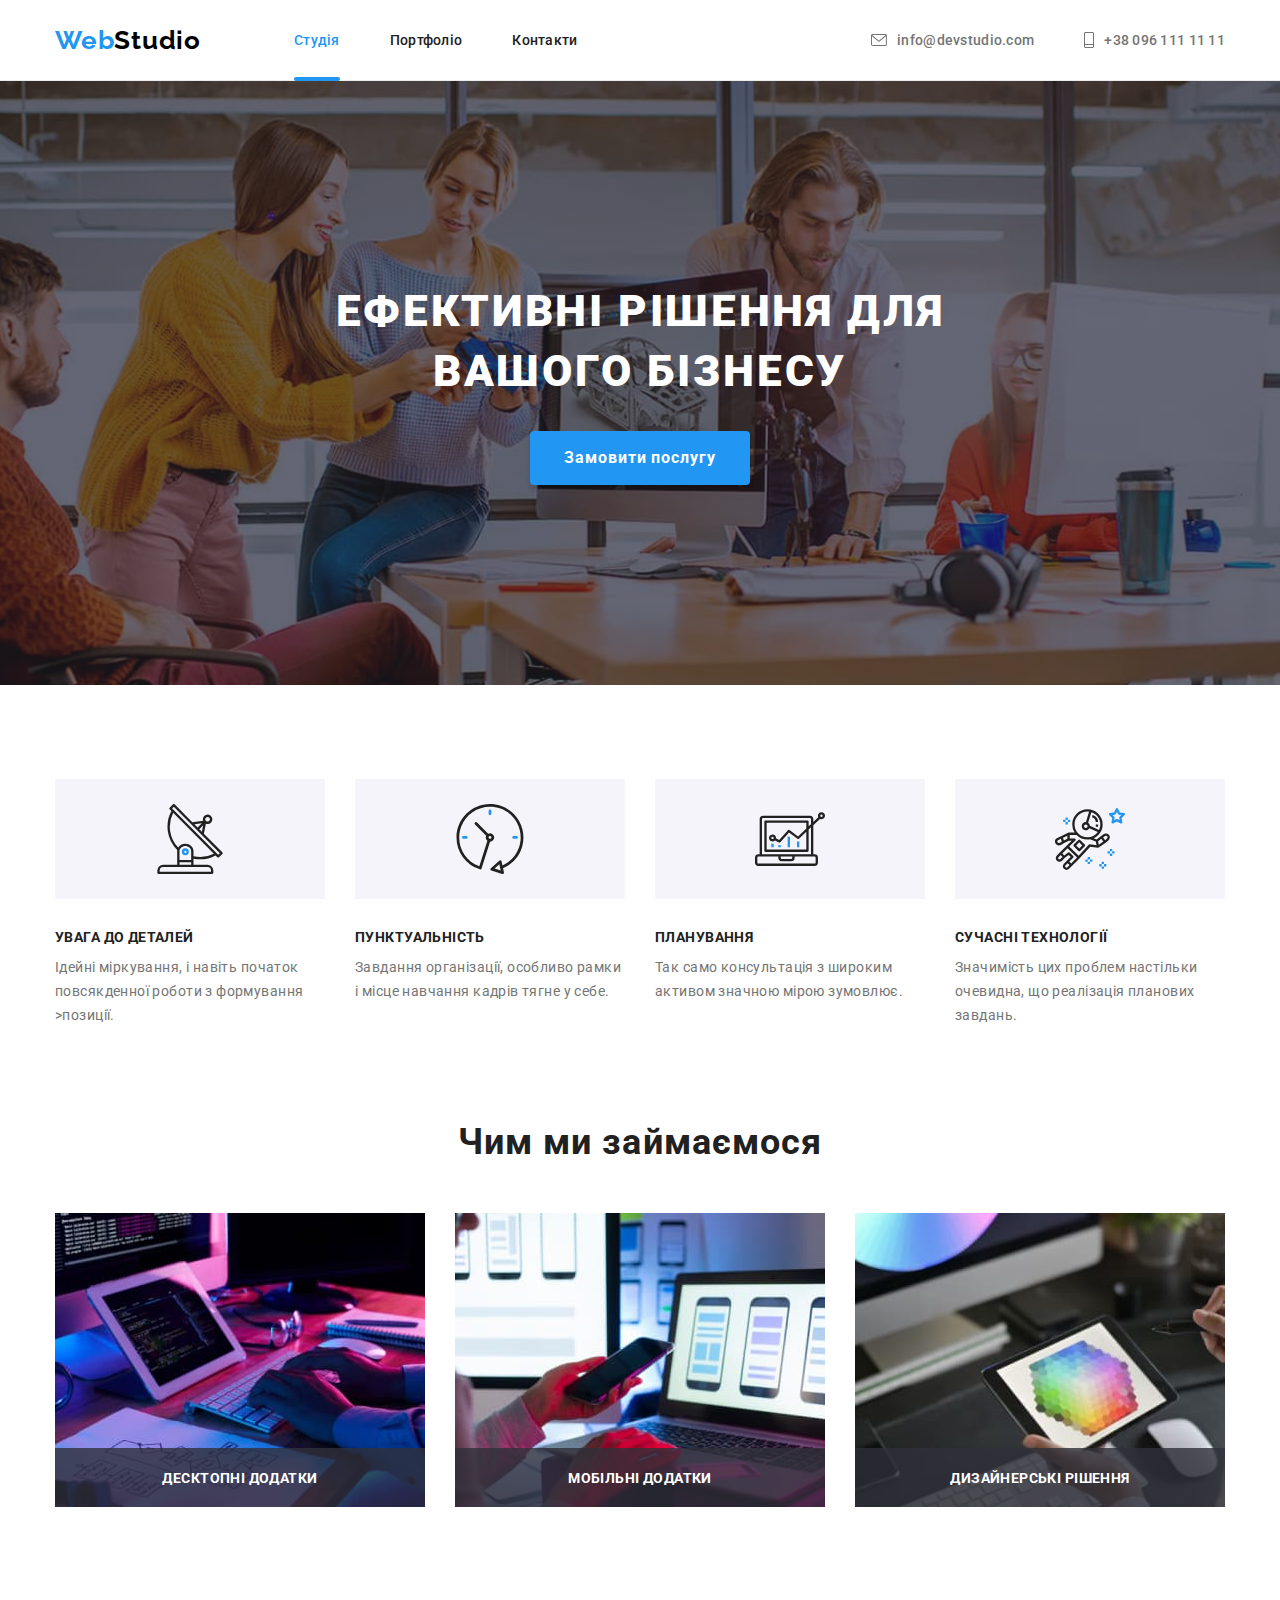
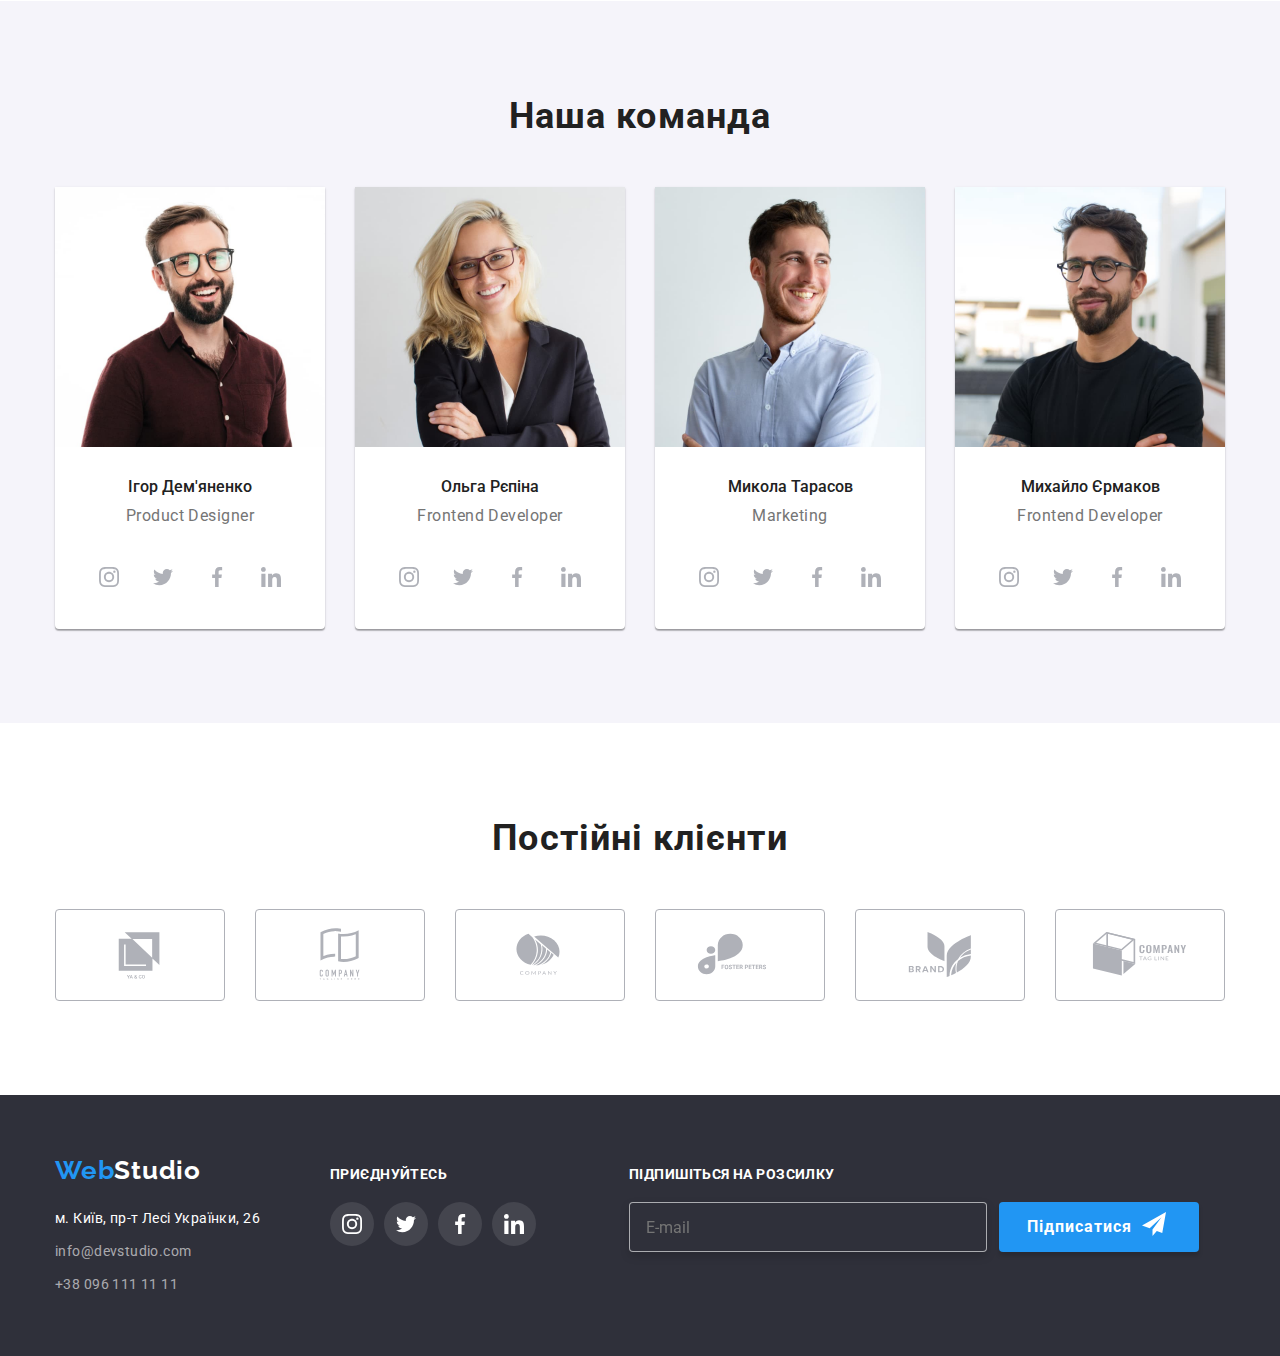
<file: index.html>
<!DOCTYPE html>
<html lang="uk">
  <head>
    <meta charset="UTF-8" />
    <meta http-equiv="X-UA-Compatible" content="IE=edge" />
    <meta name="viewport" content="width=device-width, initial-scale=1.0" />
    <title>Webstudio</title>
    <link rel="preconnect" href="https://fonts.googleapis.com" />
    <link rel="preconnect" href="https://fonts.gstatic.com" crossorigin />
    <link
      href="https://fonts.googleapis.com/css2?family=Raleway:wght@700&family=Roboto:wght@400;500;700;900&display=swap"
      rel="stylesheet"
    />
    <link rel="stylesheet" href="https://cdnjs.cloudflare.com/ajax/libs/modern-normalize/1.1.0/modern-normalize.min.css"/>
    <link rel="stylesheet" href="./css/styles.css" />
  </head>
  <body>
    <header class="header-geometry">
      <div class="container nav-flex-header"><nav class="header-nav-item">
        <a href="./index.html" class="text-decoration logo-link"><span class="logo-color">Web</span><span class="studio-color">Studio</span></a>
        <ul class="list nav-ul">
          <li class="nav-li"><a href="./index.html" class="current text-decoration nav-list">Студія</a></li>
          <li class="nav-li"><a href="./portfolio.html" class="text-decoration nav-list">Портфоліо</a></li>
          <li class="nav-li"><a href="#" class="text-decoration nav-list">Контакти</a></li>
        </ul>
      </nav>
      
      <ul class="list nav-ul">
        <li class="item-tel-mail"><a href="mailto:info@devstudio.com" class="text-decoration header-mail"> 
          <svg class="mail-icon" width="16" height="12">
            <use href='./images/icons.svg#envelope'></use>
          </svg>
          info@devstudio.com</a></li>
        <li class="item-tel-mail"><a href="tel:+380961111111" class="text-decoration header-tel"> <svg class="tel-icon" width="10" height="16">
            <use href="./images/icons.svg#vector"></use>
          </svg>
          +38 096 111 11 11</a></li>
      </ul></div>
    </header>
    <main>
      <section class="section-hero">
        <div class="container"><h1 class="hero-title">Ефективні рішення для вашого бізнесу</h1>
        <button type="button" class="hero-button" data-modal-open>Замовити послугу</button></div>
      </section>
      <section class="section-main">
        <div class="container fiature-main-list"><h2 class="visually-hidden">Критерії роботи</h2>
        <ul class="list feature-ul">
          <li>
            <div class="feature-li"> <svg class="icon-feature" width="70" height="70">
              <use href="./images/icons.svg#antenna"></use>
            </svg></div>
        <h3 class="section-title-secondary">УВАГА ДО ДЕТАЛЕЙ</h3>
            <p class="about">Ідейні міркування, і навіть початок повсякденної роботи з формування >позиції.</p>
          </li>
          <li>
            <div class="feature-li"><svg class="icon-feature" width="70" height="70">
              <use href="./images/icons.svg#clock"></use>
            </svg></div>
            <h3 class="section-title-secondary">ПУНКТУАЛЬНІСТЬ</h3>
            <p class="about">Завдання організації, особливо рамки і місце навчання кадрів тягне у себе.</p>
          </li>
          <li>
            <div class="feature-li"> <svg class="icon-feature" width="70" height="70">
              <use href="./images/icons.svg#diagram"></use>
            </svg></div>
            <h3 class="section-title-secondary">ПЛАНУВАННЯ</h3>
            <p class="about">Так само консультація з широким активом значною мірою зумовлює.</p>
          </li>
          <li>
            <div class="feature-li"><svg class="icon-feature" width="70" height="70">
              <use href="./images/icons.svg#astronaut"></use>
            </svg></div>
            <div>
            <h3 class="section-title-secondary">СУЧАСНІ ТЕХНОЛОГІЇ</h3>
            <p class="about">Значимість цих проблем настільки очевидна, що реалізація планових завдань.</p></div>
          </li>
        </ul></div>
      </section>
      <section class="section-main-second">
        <div class="container"><h2 class="section-title title-main">Чим ми займаємося</h2>
        <ul class="list work-profile">
          <li class="work-list"><img src="./images/img.jpg" alt="Комп'ютор" width="370" height="294" />
            <div class="overlay-box"><p class="overlay-text">десктопні додатки</p></div></li>
          <li class="work-list"><img src="./images/img(1).jpg" alt="Смартфон" width="370" height="294" />
            <div class="overlay-box"><p class="overlay-text">мобільні додатки</p></div></li>
          <li class="work-list"><img src="./images/img(2).jpg" alt="Планшет" width="370" height="294" />
            <div class="overlay-box"><p class="overlay-text">дизайнерські рішення</p></div></li>
        </ul></div>
      </section>
      <section class="section-team">
        <div class="container"><h2 class="section-title title-main">Наша команда</h2>
        <ul class="list section-team-ul">
          <li class="team-li team-igor">
            <img src="./images/Igor.jpg" alt="Ігор Дем'яненко" width="270" />
           <div class="container-p"><h3 class="team">Ігор Дем'яненко</h3>
            <p class="about-team">Product Designer</p>
          <ul class="list icon-list-team">
            <li><a class="icon-team" href="#"><svg class="team-icon-li" width="20" height="20">
              <use href="./images/icons.svg#instagram"></use>
            </svg></a></li>
            <li><a class="icon-team" href="#"><svg class="team-icon-li" width="20" height="20">
              <use href="./images/icons.svg#twitter"></use>
            </svg></a></li>
            <li><a class="icon-team" href="#"><svg class="team-icon-li" width="20" height="20">
              <use href="./images/icons.svg#facebook"></use>
            </svg></a></li>
            <li><a class="icon-team" href="#"><svg class="team-icon-li" width="20" height="20">
              <use href="./images/icons.svg#linkedin"></use>
            </svg></a></li>
          </ul></div> 
          </li>
          <li class="team-li team-another">
            <img src="./images/Olga.jpg" alt="Ольга Рєпіна" width="270" />
            <div class="container-p"><h3 class="team">Ольга Рєпіна</h3>
            <p class="about-team">Frontend Developer</p>
          <ul class="list icon-list-team">
            <li><a class="icon-team" href="#"><svg class="team-icon-li" width="20" height="20">
              <use href="./images/icons.svg#instagram"></use>
            </svg></a></li>
            <li><a class="icon-team" href="#"><svg class="team-icon-li" width="20" height="20">
              <use href="./images/icons.svg#twitter"></use>
            </svg></a></li>
            <li><a class="icon-team" href="#"><svg class="team-icon-li" width="20" height="20">
              <use href="./images/icons.svg#facebook"></use>
            </svg></a></li>
            <li><a class="icon-team" href="#"><svg class="team-icon-li" width="20" height="20">
              <use href="./images/icons.svg#linkedin"></use>
            </svg></a></li>
          </ul></div>
          </li>
          <li class="team-li team-another">
            <img src="./images/Mykola.jpg" alt="Микола Тарасов" width="270" />
            <div class="container-p"><h3 class="team">Микола Тарасов</h3>
            <p class="about-team">Marketing</p>
          <ul class="list icon-list-team">
            <li><a class="icon-team" href="#"><svg class="team-icon-li" width="20" height="20">
              <use href="./images/icons.svg#instagram"></use>
            </svg></a></li>
            <li><a class="icon-team" href="#"><svg class="team-icon-li" width="20" height="20">
              <use href="./images/icons.svg#twitter"></use>
            </svg></a></li>
            <li><a class="icon-team" href="#"><svg class="team-icon-li" width="20" height="20">
              <use href="./images/icons.svg#facebook"></use>
            </svg></a></li>
            <li><a class="icon-team" href="#"><svg class="team-icon-li" width="20" height="20">
              <use href="./images/icons.svg#linkedin"></use>
            </svg></a></li>
          </ul></div>
          </li>
          <li class="team-li team-another">
            <img src="./images/Mykhailo.jpg" alt="Михайло Єрмаков" width="270" />
            <div class="container-p"><h3 class="team">Михайло Єрмаков</h3>
            <p class="about-team">Frontend Developer</p>
          <ul class="list icon-list-team">
            <li><a class="icon-team" href="#"><svg class="team-icon-li" width="20" height="20">
              <use href="./images/icons.svg#instagram"></use>
            </svg></a></li>
            <li><a class="icon-team" href="#"><svg class="team-icon-li" width="20" height="20">
              <use href="./images/icons.svg#twitter"></use>
            </svg></a></li>
            <li><a class="icon-team" href="#"><svg class="team-icon-li" width="20" height="20">
              <use href="./images/icons.svg#facebook"></use>
            </svg></a></li>
            <li><a class="icon-team" href="#"><svg class="team-icon-li" width="20" height="20">
              <use href="./images/icons.svg#linkedin"></use>
            </svg></a></li>
          </ul></div>
          </li>
        </ul></div>
      </section>
      <section class="section-clients">
        <div class="container"><h2 class="section-title title-main">Постійні клієнти</h2>
        <ul class="list clients-ul">
          <li><a class="icon-clients" href="#"><svg class="clients-icon-li" width="106" height="60">
            <use href="./images/icons.svg#logo1"></use>
          </svg></a></li>
          <li><a class="icon-clients" href="#"><svg class="clients-icon-li" width="106" height="60">
            <use href="./images/icons.svg#logo2"></use>
          </svg></a></li>
          <li><a class="icon-clients" href="#"><svg class="clients-icon-li" width="106" height="60">
            <use href="./images/icons.svg#logo3"></use>
          </svg></a></li>
          <li><a class="icon-clients" href="#"><svg class="clients-icon-li" width="106" height="60">
            <use href="./images/icons.svg#logo4"></use>
          </svg></a></li>
          <li><a class="icon-clients" href="#"><svg class="clients-icon-li" width="106" height="60">
            <use href="./images/icons.svg#logo5"></use>
          </svg></a></li>
          <li><a class="icon-clients" href="#"><svg class="clients-icon-li" width="106" height="60">
            <use href="./images/icons.svg#logo6"></use>
          </svg></a></li>
        </ul></div>
      </section>
    </main>
    <footer class="section-footer">
      <div class="container container-footer">
        <div class="footer-contacts"><a href="./index.html" class="text-decoration logo-link-footer"><span class="logo-color">Web</span><span class="studio-footer-color">Studio</span></a>
    <address class="addres-footer">
      <ul class="list">
        <li class="footer-li">
          <a
            href="https://goo.gl/maps/QJLjbyrtELRihwJX8"
            target="_blank"
            rel="noopener noreferrer nofollow"
             class="text-decoration adrress-target"><span>м. Київ, пр-т Лесі Українки, 26</span></a
          >
        </li>
        <li class="footer-li"><a href="mailto:info@devstudio.com" class="text-decoration mail-footer">info@devstudio.com</a></li>
        <li class="footer-li"><a href="tel:+380961111111" class="text-decoration tel-footer">+38 096 111 11 11</a></li>
      </ul>
    </address></div>
<div class="footer-socials"> <p class="join-us">ПРИЄДНУЙТЕСЬ</p>
<ul class="list icon-footer-socials">
            <li><a class="icon-footer" href="#"><svg class="footer-icon-li" width="20" height="20">
              <use href="./images/icons.svg#instagram"></use>
            </svg></a></li>
            <li><a class="icon-footer" href="#"><svg class="footer-icon-li" width="20" height="20">
              <use href="./images/icons.svg#twitter"></use>
            </svg></a></li>
            <li><a class="icon-footer" href="#"><svg class="footer-icon-li" width="20" height="20">
              <use href="./images/icons.svg#facebook"></use>
            </svg></a></li>
            <li><a class="icon-footer" href="#"><svg class="footer-icon-li" width="20" height="20">
              <use href="./images/icons.svg#linkedin"></use>
            </svg></a></li>
          </ul></div>
          <div>
        <p class="join-us">Підпишіться на розсилку</p>
            <form name="email-form" class="form-footer">
            <label for="email-footer"></label>
        <input class="email-footer" type="email" name="email-footer" placeholder="E-mail" id="email-footer">
         <button type="submit" class="application-button-footer">Підписатися<svg class="icon-submit" width="24" height="24">
          <use href="./images/icons.svg#icon-send"></use>
         </svg></button></form></div>
    </footer>

    <div class="backdrop is-hidden" data-modal>
      <div class="modal">
        <button class="close-modal" data-modal-close><svg class="close-svg" width="18" height="18">
          <use href="./images/icons.svg#close"></use>
        </svg></button>
        <p class="modal-header">Залиште свої дані, ми вам передзвонимо</p>
        
        <form class="form js-speaker-form">
          <div class="form-field">
          <label for="application" class="name-aplication">Ім'я</label>
          
            <input class="input-form" type="text" name="application" id="application">
            <svg class="icon-application" width="18" height="18">
            <use href="./images/icons.svg#person-black"></use>
          </svg> 
          </div>

<div class="form-field">
          <label for="tel" class="name-aplication">Телефон</label>

  <input class="input-form" type="tel" name="tel" id="tel">
<svg class="icon-application" width="18" height="18">
          <use href="./images/icons.svg#phone-black"></use>
        </svg>
        </div>

        <div class="form-field">
         <label for="email" class="name-aplication">Пошта</label>

  <input class="input-form" type="email" name="email" id="email">
<svg class="icon-application" width="18" height="18">
          <use href="./images/icons.svg#email-black"></use>
        </svg>
  </div>

  <div class="form-field-comment">
        <label for="comment" class="name-aplication">Коментар</label>
        <textarea class="textarea" name="comment" id="comment" placeholder="Введіть текст" cols="30" rows="10"></textarea></div>
        
        <div class="form-field-for">
        <label for="сonditions" class="conditions">
          <input class="checkbox" type="checkbox" name="checkbox" value="сonditions" id="сonditions"/>
          <span class="conditions-text">Погоджуюся з россилкою та приймаю</span><a class="form-agreement-link" href="#">Умови договору</a></label></div>
        
<div class="submit-button">
 <button type="submit" class="application-button">Відправити</button></div></form>
    </div></div>
    <script src="./js/modal.js"></script>
    <script>
        (() => {
            document.querySelector('.js-speaker-form').addEventListener('submit', e => {
                e.preventDefault();

                new FormData(e.currentTarget).forEach((value, name) =>
                    console.log(`${name}: ${value}`),
                );

                e.currentTarget.reset();
            });
        })();
    </script>
    </body>
</html>
</file>
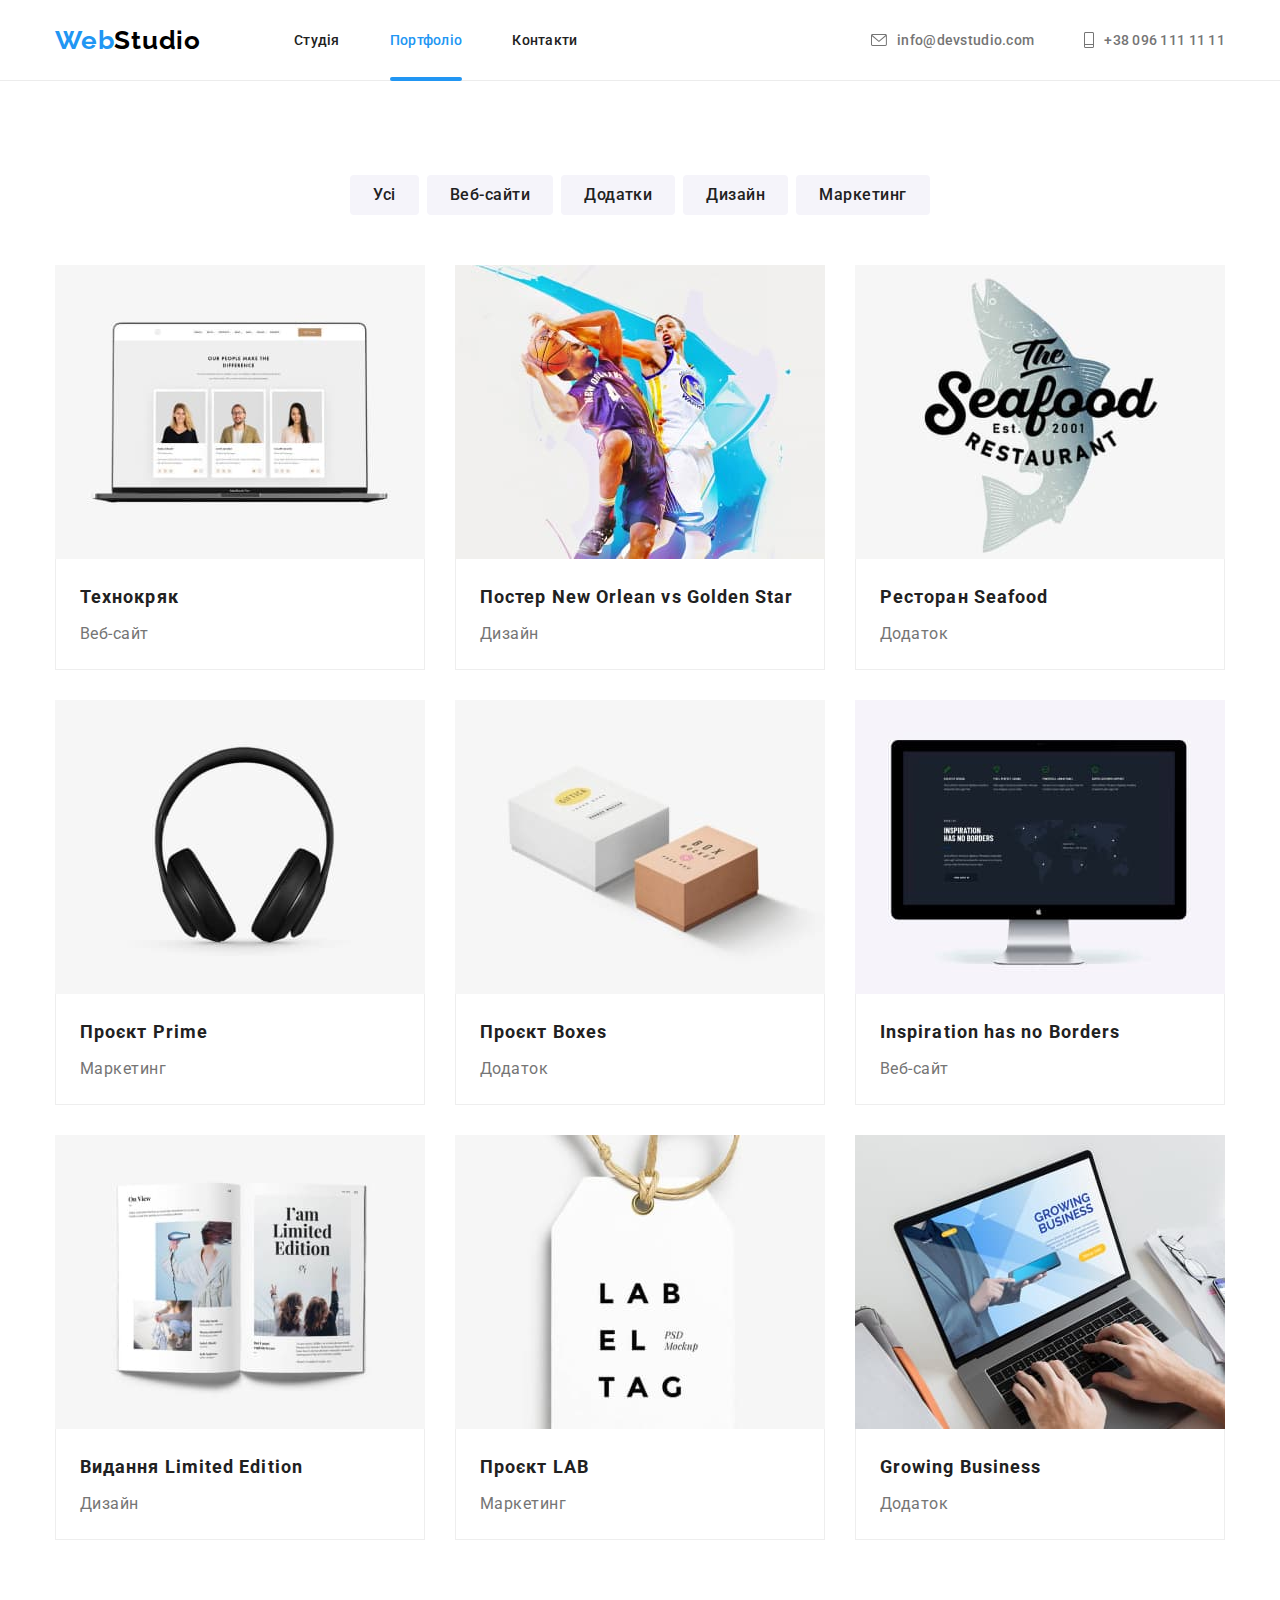
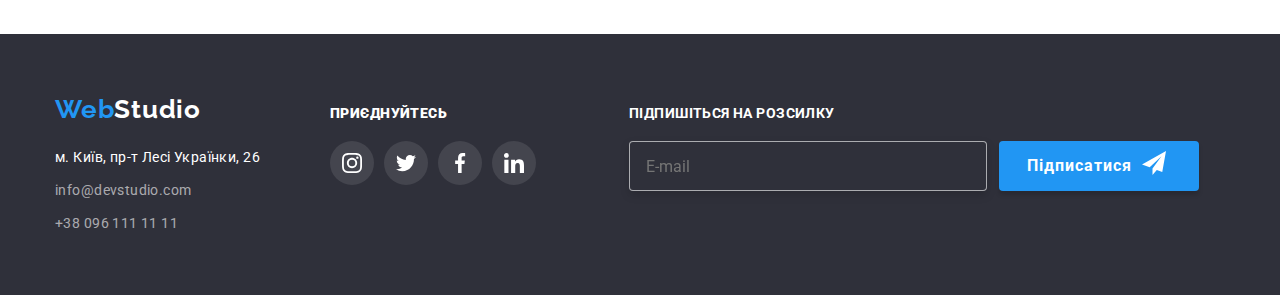
<file: portfolio.html>
<!DOCTYPE html>
<html lang="uk">
  <head>
    <meta charset="UTF-8" />
    <meta http-equiv="X-UA-Compatible" content="IE=edge" />
    <meta name="viewport" content="width=device-width, initial-scale=1.0" />
    <title>Portfolio</title>
    <link rel="preconnect" href="https://fonts.googleapis.com" />
    <link rel="preconnect" href="https://fonts.gstatic.com" crossorigin />
    <link
      href="https://fonts.googleapis.com/css2?family=Raleway:wght@700&family=Roboto:wght@400;500;700;900&display=swap"
      rel="stylesheet"
    />
    <link rel="stylesheet" href="https://cdnjs.cloudflare.com/ajax/libs/modern-normalize/1.1.0/modern-normalize.min.css"/>
    <link rel="stylesheet" href="./css/styles.css" />
  </head>
  <body>
    <header class="header-geometry">
      <div class="container nav-flex-header"><nav class="header-nav-item">
        <a href="./index.html"
          class="text-decoration logo-link"><span class="logo-color">Web</span><span class="studio-color">Studio</span></a
        >
        <ul class="list nav-ul">
          <li class="nav-li"><a href="./index.html" class="text-decoration nav-list">Студія</a></li>
          <li class="nav-li"><a href="./portfolio.html" class="current text-decoration nav-list">Портфоліо</a></li>
          <li class="nav-li"><a href="#" class="text-decoration nav-list">Контакти</a></li>
        </ul>
      </nav>
      <ul class="list nav-ul">
        <li class="item-tel-mail"><a href="mailto:info@devstudio.com" class="text-decoration header-mail"><svg class="mail-icon" width="16" height="12">
            <use href='./images/icons.svg#envelope'></use>
          </svg>info@devstudio.com</a></li>
        <li class="item-tel-mail"><a href="tel:+380961111111" class="text-decoration header-tel"><svg class="tel-icon" width="10" height="16">
            <use href="./images/icons.svg#vector"></use>
          </svg>+38 096 111 11 11</a></li>
      </ul></div>
    </header>

    <main>
      <section class="section-main">
        <div class="container"><h1 class="visually-hidden">Портфоліо</h1>
      <ul class="list flex-portfolio-btn">
        <li class="btn-li"><button type="button" class="btn-portfolio">Усі</button></li>
        <li class="btn-li"><button type="button" class="btn-portfolio">Веб-сайти</button></li>
        <li class="btn-li"><button type="button" class="btn-portfolio">Додатки</button></li>
        <li class="btn-li"><button type="button" class="btn-portfolio">Дизайн</button></li>
        <li class="btn-li"><button type="button" class="btn-portfolio">Маркетинг</button></li>
      </ul>
        <ul class="list flex-element">
          <!-- ТЕХНОКРЯК -->
          <li class="portfolio-card">
            <a href="#" class="text-decoration portfolio-li">
              <div class="thumb"><img src="./images/technokryak(1).jpg" alt="Технокряк веб-сайт" width="370"/>
            <div class="overlay-portfolio">
              <p class="overlay-portfolio-text">Ресурс пропонує комплексні пропозиції з різним рівнем функціоналу та сервісів. 
                Все це дозволить відвідувачу отримати вичерпні відомості про компанію чи приватну особу.</p></div></div>
            <div class="border-text-portfolio"><h2 class="main-portfolio-title">Технокряк</h2>
            <p class="about-portfolio">Веб-сайт</p></div></a>
          </li>
            <!--ПОСТЕР  -->
          <li class="portfolio-card">
            <a href="#"
               class="text-decoration portfolio-li">
               <div class="thumb"><img
                src="./images/Постер(1).jpg"
                alt="Постер New Orlean vs Golden Star"
                width="370"
            /><div class="overlay-portfolio">
              <p class="overlay-portfolio-text">Ресурс пропонує комплексні пропозиції з різним рівнем функціоналу та сервісів. 
                Все це дозволить відвідувачу отримати вичерпні відомості про компанію чи приватну особу.</p></div></div>
            <div class="border-text-portfolio"><h2 class="main-portfolio-title">Постер New Orlean vs Golden Star</h2>
            <p class="about-portfolio">Дизайн</p></div></a>
          </li>

          <!-- РЕСТОРАН -->
          <li class="portfolio-card">
            <a href="#"
               class="text-decoration  portfolio-li">
               <div class="thumb"><img src="./images/Ресторан(1).jpg" alt="Ресторан Seafood" width="370"
            /><div class="overlay-portfolio">
              <p class="overlay-portfolio-text">Ресурс пропонує комплексні пропозиції з різним рівнем функціоналу та сервісів. 
                Все це дозволить відвідувачу отримати вичерпні відомості про компанію чи приватну особу.</p></div></div>
            <div class="border-text-portfolio"><h2 class="main-portfolio-title">Ресторан Seafood</h2>
            <p class="about-portfolio">Додаток</p></div></a>
          </li>

          <!-- ПРОЄКТ -->
          <li class="portfolio-card">
            <a href="#"
               class="text-decoration portfolio-li">
               <div class="thumb"><img src="./images/Проєкт-прайм(1).jpg" alt="Проєкт Prime" width="370"
            /><div class="overlay-portfolio">
              <p class="overlay-portfolio-text">Ресурс пропонує комплексні пропозиції з різним рівнем функціоналу та сервісів. 
                Все це дозволить відвідувачу отримати вичерпні відомості про компанію чи приватну особу.</p></div></div>
            <div class="border-text-portfolio"><h2 class="main-portfolio-title">Проєкт Prime</h2>
            <p class="about-portfolio">Маркетинг</p></div></a>
          </li>

          <!-- БОКСЕС -->
          <li class="portfolio-card">
            <a href="#" class="text-decoration portfolio-li">
              <div class="thumb"><img src="./images/Боксес(1).jpg" alt="Проєкт Boxes" width="370" /><div class="overlay-portfolio">
              <p class="overlay-portfolio-text">Ресурс пропонує комплексні пропозиції з різним рівнем функціоналу та сервісів. 
                Все це дозволить відвідувачу отримати вичерпні відомості про компанію чи приватну особу.</p></div></div>
            <div class="border-text-portfolio"><h2 class="main-portfolio-title">Проєкт Boxes</h2>
            <p class="about-portfolio">Додаток</p></div></a>
          </li>

          <!-- ІНСПА -->
          <li class="portfolio-card">
            <a href="#"
               class="text-decoration portfolio-li">
                <div class="thumb"><img src="./images/Інспа(1).jpg" alt="Inspiration has no Borders" width="370"
            /><div class="overlay-portfolio"><p class="overlay-portfolio-text">Ресурс пропонує комплексні пропозиції з різним рівнем функціоналу та сервісів. 
                Все це дозволить відвідувачу отримати вичерпні відомості про компанію чи приватну особу.</p></div></div>
            <div class="border-text-portfolio"><h2 class="main-portfolio-title">Inspiration has no Borders</h2>
            <p class="about-portfolio">Веб-сайт</p></div></a>
          </li>

          <!-- ВИДАННЯ -->
          <li class="portfolio-card">
            <a href="#"
               class="text-decoration portfolio-li">
               <div class="thumb"><img src="./images/Видання(1).jpg" alt="Видання Limited Edition" width="370"
            /><div class="overlay-portfolio">
              <p class="overlay-portfolio-text">Ресурс пропонує комплексні пропозиції з різним рівнем функціоналу та сервісів. 
                Все це дозволить відвідувачу отримати вичерпні відомості про компанію чи приватну особу.</p></div></div>
            <div class="border-text-portfolio"><h2 class="main-portfolio-title">Видання Limited Edition</h2>
            <p class="about-portfolio">Дизайн</p></div></a>
          </li>

          <!-- ЛАБ -->
          <li class="portfolio-card">
            <a href="#" class="text-decoration portfolio-li">
              <div class="thumb"><img src="./images/Лаб(1).jpg" alt="Проєкт LAB" width="370" /><div class="overlay-portfolio"><p class="overlay-portfolio-text">Ресурс пропонує комплексні пропозиції з різним рівнем функціоналу та сервісів. 
                Все це дозволить відвідувачу отримати вичерпні відомості про компанію чи приватну особу.</p></div></div>
            <div class="border-text-portfolio"><h2 class="main-portfolio-title">Проєкт LAB</h2>
            <p class="about-portfolio">Маркетинг</p></div></a>
          </li>

          <!-- БІЗНЕС -->
          <li class="portfolio-card">
            <a href="#" class="text-decoration portfolio-li">
              <div class="thumb"><img src="./images/Бізнес(1).jpg" alt="Growing Business" width="370" /><div class="overlay-portfolio">
              <p class="overlay-portfolio-text">Ресурс пропонує комплексні пропозиції з різним рівнем функціоналу та сервісів. 
                Все це дозволить відвідувачу отримати вичерпні відомості про компанію чи приватну особу.</p></div></div>
            <div class="border-text-portfolio"><h2 class="main-portfolio-title">Growing Business</h2>
            <p class="about-portfolio">Додаток</p></div></a>
          </li>
        </ul></div>
      </section>
    </main>
     <footer class="section-footer">
      <div class="container container-footer">
        <div class="footer-contacts"><a href="./index.html" class="text-decoration logo-link-footer"><span class="logo-color">Web</span><span class="studio-footer-color">Studio</span></a>
    <address class="addres-footer">
      <ul class="list">
        <li class="footer-li">
          <a
            href="https://goo.gl/maps/QJLjbyrtELRihwJX8"
            target="_blank"
            rel="noopener noreferrer nofollow"
             class="text-decoration adrress-target"><span>м. Київ, пр-т Лесі Українки, 26</span></a
          >
        </li>
        <li class="footer-li"><a href="mailto:info@devstudio.com" class="text-decoration mail-footer">info@devstudio.com</a></li>
        <li class="footer-li"><a href="tel:+380961111111" class="text-decoration tel-footer">+38 096 111 11 11</a></li>
      </ul>
    </address></div>
<div class="footer-socials"><p class="join-us"><b>ПРИЄДНУЙТЕСЬ</p>
<ul class="list icon-footer-socials">
            <li><a class="icon-footer" href="#"><svg class="footer-icon-li" width="20" height="20">
              <use href="./images/icons.svg#instagram"></use>
            </svg></a></li>
            <li><a class="icon-footer" href="#"><svg class="footer-icon-li" width="20" height="20">
              <use href="./images/icons.svg#twitter"></use>
            </svg></a></li>
            <li><a class="icon-footer" href="#"><svg class="footer-icon-li" width="20" height="20">
              <use href="./images/icons.svg#facebook"></use>
            </svg></a></li>
            <li><a class="icon-footer" href="#"><svg class="footer-icon-li" width="20" height="20">
              <use href="./images/icons.svg#linkedin"></use>
            </svg></a></li>
          </ul></div>
          <div>
        <p class="join-us">Підпишіться на розсилку</p>
            <form name="email-form" class="form-footer">
            <label for="email-footer"></label>
        <input class="email-footer" type="email" name="email-footer" placeholder="E-mail" id="email-footer">
         <button type="submit" class="application-button-footer">Підписатися<svg class="icon-submit" width="24" height="24">
          <use href="./images/icons.svg#icon-send"></use>
         </svg></button></form></div>
    </footer>
    <script src="./js/modal.js"></script>
    <script>
        (() => {
            document.querySelector('.js-speaker-form').addEventListener('submit', e => {
                e.preventDefault();

                new FormData(e.currentTarget).forEach((value, name) =>
                    console.log(`${name}: ${value}`),
                );

                e.currentTarget.reset();
            });
        })();
    </script>
  </body>
  </body>
</html>
</file>
<file: css/styles.css>
:root {
  --font-family: 'Roboto', sans-serif;
  --white-color: #ffffff;
  --section-hero-color: #2F303A;
  --active-color: #2196f3;
  --font-color: #000000;
  --btn-color: rgba(255, 255, 255, 0.6);
  --p-color: #757575;
  --nav-color:#212121;
--project-background: #FFFFFF;
--hero-background: #2F303A;
--btn-background-color: #188CEB;
--section-background: #F5F4FA;
--icon-color: #AFB1B8;
--icon-footer-bgc:rgba(255, 255, 255, 0.1);
--hero-bgc: #c4c4c4;
--modal: rgba(0, 0, 0, 0.2);
--background-benefits:rgba(47, 48, 58, 0.8);
--overlay-bgc: rgba(33, 150, 243, 0.9);
}

body {

  font-family: 'Roboto', sans-serif;
  color: var(--white-color);
  background: #ffff;
}

address {
  margin-top: 20px;
}

.container {
width: 1200px;
padding-left: 15px;
padding-right: 15px;
margin-left: auto;
margin-right: auto;
}

.container-p {
  padding-top: 30px;
  padding-bottom: 30px;
  padding-left: 20px;
  padding-right: 20px;

  text-align: center;


}

img {
  display: block;
  max-width: 100%;
}

h1, h2, h3, p {
  margin: 0;
}

ul {
  margin: 0;
  padding: 0;
}

.text-decoration {
text-decoration: none;
}

.header-geometry {
  border-bottom: 1px solid #ECECEC;
}

.nav-flex-header {
  display: flex;
  align-items: center;
  justify-content: space-between;
  text-align: left;
}

.logo-link {
  font-family: 'Raleway', sans-serif;
  font-style: normal;
  font-weight: 700;
  font-size: 26px;
  line-height: calc(31 / 26);
  letter-spacing: 0.03em;
  margin-right: 93px;
  display: block;

align-items: center;
}

.logo-color {
  color:var(--active-color);

}

.studio-color {
  color:var(--font-color);

}

.header-nav-item {
    background:var(--project-background);
    display: flex; 
    align-items: center;
}

.nav-ul {
  display: flex;
margin-left: auto;
}

.nav-li {
  margin-right: 50px;

}

.nav-ul :last-child {
  margin-right: 0px;
}

.nav-list {
font-weight: 500;
font-size: 14px;
line-height:calc(16 / 14);
letter-spacing: 0.02em;
color:var(--nav-color);
display: block;
padding-top: 32px;
padding-bottom: 32px;
position: relative;
transition-property: color;
  transition-duration: 250ms;
  transition-timing-function: cubic-bezier(0.4, 0, 0.2, 1);
}



.nav-list:hover,
.nav-list:focus {
color:var(--active-color);

}

.current {
  color:var(--active-color);
}

.current::after {
  content: "";
  position: absolute;
  bottom: 0;
  left: 0;
  display: block;
  width: 100%;
  height: 4px;
  border-radius: 2px;
  margin-bottom: -1px;
  background-color: var(--active-color);
}

.list {
  list-style: none;

}

.header-tel {
display: flex;
gap: 10px;
justify-content: center;
align-items: center;
  font-weight: 500;
  font-size: 14px;
  line-height:calc(16 / 14);
  letter-spacing: 0.02em;
  color:var(--p-color);
  padding-top: 32px;
  padding-bottom: 32px;
  
  transition-property: color;
  transition-duration: 250ms;
  transition-timing-function: cubic-bezier(0.4, 0, 0.2, 1);
}
.header-tel:hover,
.header-tel:focus {
  color:var(--active-color);
}

.header-mail {
display: flex;
gap: 10px;
justify-content: center;
align-items: center;
  font-weight: 500;
  font-size: 14px;
  line-height: calc(16 / 14);
  letter-spacing: 0.02em;

  color:var(--p-color);
  padding-top: 32px;
  padding-bottom: 32px;

  transition-property: color;
  transition-duration: 250ms;
  transition-timing-function: cubic-bezier(0.4, 0, 0.2, 1);
}

.header-mail:hover,
.header-mail:focus {
  color:var(--active-color);
}

.item-tel-mail { 
  display: flex;

}

.nav-ul .item-tel-mail + .item-tel-mail {
  margin-left: 50px;
}

.mail-icon {
fill: currentColor;
}


.tel-icon {
 fill: currentColor;
}


/* ГЕРОЙ */


.section-hero {
  background-color:var(--hero-bgc);
  text-align: center;
  padding-top: 200px;
  padding-bottom: 200px;

  max-width: 1600px;

  margin-left: auto;
  margin-right: auto;
  background-repeat: no-repeat;
  background-position: center;
  background-size: cover;
  background-image: linear-gradient( to right, rgba(47, 48, 58, 0.4),
  rgba(47, 48, 58, 0.4)), url(../images/Hero-background\(1\).jpg);
}


.hero-title {
margin-top: 0;
margin-bottom: 30px;
  font-weight: 900;
  font-size: 44px;
  line-height: calc(60 / 44);
  width: 696px;
  letter-spacing: 0.06em;
  text-transform: uppercase;
  color: #ffffff;

  margin-left: auto;
  margin-right: auto;
}


.hero-button {
  font-family: inherit;
box-shadow: 0px 4px 4px rgba(0, 0, 0, 0.15);
font-weight: 700;
font-size: 16px;
line-height:calc(30 / 16);
padding: 10px 32px;
text-align: center;
letter-spacing: 0.06em;
border-radius: 4px;
  color:var(--project-background);
  background-color:var(--active-color);
  cursor: pointer;
  border-color:transparent;
  transition-property: background-color;
  transition-duration: 250ms;
  transition-timing-function: cubic-bezier(0.4, 0, 0.2, 1);
}

.hero-button:hover,
.hero-button:focus {
  background-color:var(--btn-background-color);
}

.section-title {
  font-weight: 700;
  font-size: 36px;
  line-height: calc(42 / 36);
  letter-spacing: 0.03em;
  color: var(--nav-color);
  margin-bottom: 50px;
 

}

.title-main {
text-align: center;
}

.section-title-secondary {
  font-weight: 700;

  font-size: 14px;
  line-height: calc(16 / 14);
  letter-spacing: 0.03em;
  text-transform: uppercase;

  color:var(--nav-color);
}

.fiature-main-list {
  display: flex;
}

.section-main {
  background:var(--project-background);
  padding-top: 94px;
  padding-bottom: 94px;
  
}

.feature-ul {
  display: flex;
  gap: 30px;
}

.feature-li {
margin-bottom: 30px;

display: flex;
justify-content: center;
align-items: center;
width: 270px;
height: 120px;
background-color: var(--section-background);

}

.section-main-second {
  background:var(--project-background);
   padding-bottom: 94px;
}

.section-team {
  background:var(--section-background);
  padding-top: 94px;
  padding-bottom: 94px;

}

.section-team-ul {


  display: flex; 

  gap: 30px;
}

.icon-list-team {
  display: flex;
  justify-content: center;
  gap: 10px;

}

.icon-team {
width: 44px;
height: 44px;
background-color: var(--white-color);
border-radius: 50%;
display: flex;
align-items: center;
justify-content: center;
transition: background-color 250ms cubic-bezier(0.4, 0, 0.2, 1), fill 250ms cubic-bezier(0.4, 0, 0.2, 1);
fill: var(--icon-color);
}

.icon-team:hover,
.icon-team:focus {
  background-color: var(--active-color);
  fill: var(--white-color);
}



.icon-team:focus .team-icon-li {
  fill: var(--white-color);
}

.team-li {
background-color:var(--white-color);
box-shadow: 0px 1px 3px rgba(0, 0, 0, 0.12), 0px 1px 1px rgba(0, 0, 0, 0.14), 0px 2px 1px rgba(0, 0, 0, 0.2);
border-radius: 0px 0px 4px 4px;

}



.team-igor::after {
  background-image: url(../images/Sociallinks.svg);
}

.team-another::after {
  background-image: url(../images/Social-links-another.svg);
}

.work-profile {
  display: flex;
  justify-content: center;


}

.work-list {
  margin-right: 30px;
  position: relative;
}

.overlay-box {
  position: absolute;
  left: 0;
  bottom: 0;
  width: 100%;
  height: 20%;
  background-color: var(--background-benefits);
 
}

.overlay-text {
  font-weight: 700;
font-size: 14px;
line-height: 16px;
text-align: center;
position: absolute;
letter-spacing: 0.03em;
text-transform: uppercase;
color: var(--white-color);
top: 50%;
  left: 50%;
  transform: translate(-50%, -50%);

}

.work-list:last-child {
  margin-right: 0;
}

.team {
  font-weight: 500;
  font-size: 16px;
  line-height: calc(19 / 16);
  color:var(--nav-color);
  
}

.section-clients {
padding: 94px 0;
}

.clients-ul {
  display: flex;
  gap: 30px;
  
}

.icon-clients {
  width: 170px;
  height: 92px;
  display: flex;
  align-items: center;
justify-content: center;
border: 1px solid #AFB1B8;
transition: border-color 250ms cubic-bezier(0.4, 0, 0.2, 1);
border-radius: 4px;
}

.clients-icon-li {
  transition: fill 250ms cubic-bezier(0.4, 0, 0.2, 1);
  fill: var(--icon-color);
}

.icon-clients:hover .clients-icon-li,
 .icon-clients:focus .clients-icon-li {
  fill:var(--active-color);
}

.icon-clients:hover,
 .icon-clients:focus {
  border-color: var(--active-color);
 }

.visually-hidden {
  position: absolute;
  width: 1px;
  height: 1px;
  margin: -1px;
  border: 0;
  padding: 0;
  white-space: nowrap;
  clip-path: inset(100%);
  clip: rect(0 0 0 0);
  overflow: hidden;
}

.btn-main-portfolio {
  font-weight: 500;
  font-size: 16px;
  line-height: calc(26 / 16);
  letter-spacing: 0.03em;
  text-align: center;
  color:var(--project-background);
  cursor: pointer;
}

.flex-portfolio-btn {
  display: flex;
  margin-bottom: 50px;
  
  justify-content: center;
}

.btn-li {
  margin-right: 8px;
}

.btn-li:last-child {
  margin-right: 0;
}

.btn-portfolio {
  font-family: inherit;
  font-weight: 500;
  font-size: 16px;
  line-height: calc(26 / 16);
  letter-spacing: 0.03em;
  text-align: center;
  color:var(--nav-color);
  cursor: pointer;
  background:var(--section-background);
border-radius: 4px;

border: 1px solid transparent;
padding-top: 6px;
  padding-bottom: 6px;
  padding-left: 22px;
  padding-right: 22px;
transition: background-color 250ms cubic-bezier(0.4, 0, 0.2, 1), color 250ms cubic-bezier(0.4, 0, 0.2, 1), box-shadow 250ms cubic-bezier(0.4, 0, 0.2, 1);
}


.btn-portfolio:hover,
.btn-portfolio:focus {
  background-color:var(--active-color);
  color: var(--white-color);
  box-shadow: 0px 3px 1px rgba(0, 0, 0, 0.1), 0px 1px 2px rgba(0, 0, 0, 0.08), 0px 2px 2px rgba(0, 0, 0, 0.12);
}

.about {

  font-size: 14px;
  line-height: calc(24 / 14);
  letter-spacing: 0.03em;
  color:var(--p-color);
  margin-top: 10px;

}

.about-team {
font-style: normal;
font-size: 16px;
line-height:calc(19 / 16);
letter-spacing: 0.03em;
color: var(--p-color);
margin-top: 10px;
margin-bottom: 30px;
   
}

.about-portfolio {

  font-size: 16px;
  line-height: calc(30 / 16);
  letter-spacing: 0.03em;
  color:var(--p-color);
  margin-top: 4px;
  margin-bottom: 0;
}

.flex-element {
  display: flex;
  flex-wrap: wrap;
 gap: 30px;

}

.portfolio-li {
  display: block;
transition: box-shadow 250ms cubic-bezier(0.4, 0, 0.2, 1);
}

.portfolio-li:hover,
.portfolio-li:focus {
  box-shadow: 0px 1px 1px rgba(0, 0, 0, 0.12), 0px 4px 4px rgba(0, 0, 0, 0.06), 1px 4px 6px rgba(0, 0, 0, 0.16);
}

.thumb {
  position: relative;
  overflow: hidden;
}

.overlay-portfolio {
  position: absolute;
  top: 0;
  left: 0;
  transform: translateY(101%);
  transition: transform 250ms cubic-bezier(0.4, 0, 0.2, 1);
width: 100%;
height: 100%;
display: flex;
align-items: center;
background-color: var(--overlay-bgc);
}

.overlay-portfolio-text {
font-weight: 400;
font-size: 18px;
line-height: calc(28 / 18);
letter-spacing: 0.03em;
color: var(--white-color);
padding-left: 24px;
padding-right: 24px;
}

.portfolio-li:hover .overlay-portfolio,
.portfolio-li:focus .overlay-portfolio {
  transform: translateY(0);
}

.border-text-portfolio {
  border-bottom: 1px solid #EEEEEE;
  border-left: 1px solid #EEEEEE;
  border-right: 1px solid #EEEEEE;
  padding-left: 24px;
  padding-right: 24px;
  padding-top: 20px;
  padding-bottom: 20px;
}

.flex-element:nth-child(3n) {
  margin-right: 0;
}

.flex-element:nth-last-child(- n + 3) {
  margin-bottom: 0;
}

.main-portfolio-title {
  font-weight: 700;
  font-size: 18px;
  line-height: calc(36 / 18);
  letter-spacing: 0.06em;
  color:var(--nav-color);
}

.section-footer {
    background:var(--section-hero-color);
    padding-top: 60px;
    padding-bottom: 60px;
}

.container-footer {
  display: flex;
  align-items: baseline;

}

.footer-contacts {
  margin-right: 70px;
}

.logo-link-footer {
  font-family: 'Raleway', sans-serif;
  font-style: normal;
  font-weight: 700;
  font-size: 26px;
  line-height: calc(31 / 26);
  letter-spacing: 0.03em;
  display: block;

align-items: center;
}

.adrress-target {

font-style: normal;
font-size: 14px;
line-height:calc(24 / 14);
letter-spacing: 0.03em;
color:var(--project-background);
display: inline-block;


}

.footer-li {
  margin-bottom: 9px;
}

.footer-li:last-child {
  margin-bottom: 0;
} 

.mail-footer {

font-style: normal;
font-size: 14px;
line-height:calc(24 / 14);
letter-spacing: 0.03em;
color:var(--btn-color);
display: inline-block;
transition: color 250ms cubic-bezier(0.4, 0, 0.2, 1);
}

.tel-footer {
  font-style: normal;
font-size: 14px;
line-height:calc(24 / 14);
letter-spacing: 0.03em;
color:var(--btn-color);
display: inline-block;
transition: color 250ms cubic-bezier(0.4, 0, 0.2, 1);
}

.mail-footer:hover, 
.mail-footer:focus {
  color: var(--active-color);
}

.tel-footer:hover,
.tel-footer:focus {
  color: var(--active-color);
}

.studio-footer-color {
color: #FFFFFF;
display: inline-block;

}

.addres-footer {

  font-size: 14px;
  line-height: calc(24 / 14);
  letter-spacing: 0.03em;
  color:var(--btn-color);
  transition: color 250ms cubic-bezier(0.4, 0, 0.2, 1);
}

.addres-footer:hover,
.addres-footer:focus {
  color:var(--active-color);
}

.form-footer {
   display: flex;
   align-items: center;
}

.footer-socials {
  margin-right: 93px;
}

.join-us {
  font-style: normal;
font-weight: 700;
font-size: 14px;
line-height: 16px;
letter-spacing: 0.03em;
text-transform: uppercase;
color: var(--white-color);
}

.icon-footer-socials {
  display: flex;
  justify-content: center;
  gap: 10px;
  margin-top: 20px;
}

.icon-footer {
  width: 44px;
height: 44px;
background-color:var(--icon-footer-bgc);
border-radius: 50%;
display: flex;
align-items: center;
justify-content: center;
transition: background-color 250ms cubic-bezier(0.4, 0, 0.2, 1);
}

.footer-icon-li {
  fill: var(--white-color);

}

.icon-footer:hover,
.icon-footer:focus {
  background-color: var(--active-color);
}

.form-footer {
  display: flex;
  margin-top: 20px;
}

.email-footer {
 border: 1px solid rgba(255, 255, 255, 0.3);
filter: drop-shadow(0px 4px 4px rgba(0, 0, 0, 0.15));
border-radius: 4px;
width: 358px;
height: 50px;
padding-left: 16px;
margin-right: 12px;
background-color: var(--section-hero-color);
border-color: var(--btn-color);
color: var(--white-color);
} 

.application-button-footer {
  display: flex;
  font-family: inherit;
  font-weight: 700;
font-size: 16px;
line-height: calc(30 / 16);
letter-spacing: 0.06em;
padding: 10px 28px;
gap: 10px;
width: 200px;

box-shadow: 0px 4px 4px rgba(0, 0, 0, 0.15);
cursor: pointer;
border: 1px transparent;
border-radius: 4px;
color: var(--white-color);
background-color: var(--active-color);
transition-property: background-color;
  transition-duration: 250ms;
  transition-timing-function: cubic-bezier(0.4, 0, 0.2, 1);
}

.backdrop {
  position: fixed;
  top: 0;
  left: 0;
  width: 100%;
  height: 100%;
  background-color:var(--modal);
  transition: 250ms cubic-bezier(0.4, 0, 0.2, 1);
}

.backdrop.is-hidden {
  opacity: 0;
  pointer-events: none;
  visibility: hidden;
} 

.modal {
  width: 528px;
  height: 581px;
  background-color:var(--white-color);
  box-shadow: 0px 1px 3px rgba(0, 0, 0, 0.12), 0px 1px 1px rgba(0, 0, 0, 0.14), 0px 2px 1px rgba(0, 0, 0, 0.2);
border-radius: 4px;
  position: absolute;
  top: 50%;
  left: 50%;
  padding: 40px;
  transform: translate(-50%, -50%);
  animation: slide-fwd-center 0.45s cubic-bezier(0.250, 0.460, 0.450, 0.940) both;
}

.backdrop.is-hidden.modal {
  transform: translateX(50%) translateY(70%);
}

.close-modal {
position: absolute;
background: #FFFFFF;
border: 1px solid rgba(0, 0, 0, 0.1);
display: flex;
align-items: center;
justify-content: center;
top: 8px;
right: 8px;
cursor: pointer;
border-radius: 50%;
width: 30px;
height: 30px;
transition-property: fill;
  transition-duration: 250ms;
  transition-timing-function: cubic-bezier(0.4, 0, 0.2, 1);
}


.close-svg {
  position: absolute;
background: #FFFFFF;

display: flex;
align-items: center;
justify-content: center;
cursor: pointer;
border-radius: 50%;
}

.close-modal:hover,
.close-modal:focus {
  fill: var(--active-color);
}

.form {
margin-left: auto;
margin-right: auto;
}

.modal-header {
  font-style: inherit;
  font-weight: 700;
font-size: 20px;
line-height:calc(23 / 20);
margin-bottom: 12px;
text-align: center;
letter-spacing: 0.03em;
color: var(--nav-color);
}

.form-field {
  position: relative;

  margin-bottom: 10px;

  display: flex;
  flex-direction: column;
  font-weight: 400;
font-size: 12px;
line-height: calc(14 / 12);
letter-spacing: 0.01em;
color: var(--btn-color);
}

.form-field-comment {
  position: relative;

  margin-bottom: 20px;

  display: flex;
  flex-direction: column;
  font-weight: 400;
font-size: 12px;
line-height: calc(14 / 12);
letter-spacing: 0.01em;
color: var(--btn-color);
}

.form-field-for {
  position: relative;

  display: flex;
  flex-direction: column;
  align-items: center;
  margin-bottom: 30px;
  font-weight: 400;
font-size: 12px;
line-height: calc(14 / 12);
letter-spacing: 0.01em;
color: var(--btn-color)
}

.input::placeholder {
font-weight: 400;
font-size: 16px;
line-height: 20px;
display: flex;
align-items: center;
letter-spacing: 0.03em;
color: rgba(255, 255, 255, 0.6);
}

.input-form {
  position: relative;
  font-family: inherit;
  padding: 10px 42px;
  border: 1px solid rgba(33, 33, 33, 0.2);
border-radius: 4px;
font-weight: 400;
font-size: 14px;
line-height:calc(16 / 14);
letter-spacing: 0.01em;
} 

.input-form:focus-visible {
  outline: 1px solid var(--active-color);
  fill: var(--active-color);
}

.textarea {
  width: 448px;
  height: 120px;

  font-family: inherit;
  padding: 6px 16px;
  border: 1px solid rgba(33, 33, 33, 0.2);
border-radius: 4px;
font-weight: 400;
font-size: 14px;
line-height:calc(16 / 14);
letter-spacing: 0.01em;
}

.textarea:focus-visible {
  outline: 1px solid var(--active-color);
}

.name-aplication {
  display: block;
  color: var(--p-color);
  font-weight: 400;
font-size: 12px;
line-height: calc(14 / 12);
letter-spacing: 0.01em;
margin-bottom: 4px;
}

.icon-application {
  position: absolute;
  top: 50%;
  left: 12px;

  display: inline-block;
  width: 18px;
  height: 18px;
  background-color: var(--white-color);
}

.icon-application:focus-visible {
  fill: var(--active-color);
  outline: transparent;
}

.input-form:focus + svg {
  fill: var(--active-color);
}

.conditions {
  display: flex;
  align-items: center;
  justify-items: center;
  gap: 9px;

  color: var(--p-color);
  font-weight: 400;
font-size: 14px;
line-height: calc(24 / 14);
letter-spacing: 0.03em;
}

.conditions-text {
  color:var(--p-color);
  font-weight: 400;
font-size: 14px;
line-height: calc(24 / 14);
letter-spacing: 0.03em;
user-select: none;
}

.form-agreement-link {
  color: var(--active-color);
}

.checkbox {
  appearance: none;
  width: 16px;
  height: 15px;
  border: 0.2px solid var(--nav-color);
  border-radius: 2px;
  background-color: var(--white-color);
  background-image: url("data:image/svg+xml,%3Csvg width='13' height='10' viewBox='0 0 13 10' fill='none' xmlns='http://www.w3.org/2000/svg'%3E%3Cpath d='M1.95703 4.75166L1.88825 4.68604L1.81923 4.75141L0.93123 5.59258L0.854858 5.66492L0.930974 5.73753L4.42671 9.07236L4.49574 9.1382L4.56476 9.07236L12.069 1.91352L12.1449 1.84116L12.069 1.76881L11.1873 0.927644L11.1183 0.861826L11.0493 0.927611L4.49577 7.17353L1.95703 4.75166Z' fill='white' stroke='white' stroke-width='0.2'/%3E%3C/svg%3E%0A");
  cursor: pointer;
  background-repeat: no-repeat;
  background-position: center;
  background-size: 0;
  transition:  250ms cubic-bezier(0.4, 0, 0.2, 1);
}

.checkbox:checked {
  background-color: var(--active-color);
  border-color: transparent;
  background-size: contain;
}

.submit-button {
 display: flex;
  justify-content: center;
  align-items: center;
}

.application-button {
 
  font-family: inherit;
  font-weight: 700;
font-size: 16px;
line-height: calc(30 / 16);
letter-spacing: 0.06em;
padding: 10px 52px;
width: 200px;

box-shadow: 0px 4px 4px rgba(0, 0, 0, 0.15);
cursor: pointer;
border-color:transparent;
border-radius: 4px;
color: var(--white-color);
background-color: var(--active-color);
transition-property: background-color;
  transition-duration: 250ms;
  transition-timing-function: cubic-bezier(0.4, 0, 0.2, 1);
}

.application-button:hover,
.application-button:focus{
background-color: var(--btn-background-color);
}

textarea {
  resize: none;
}
</file>
